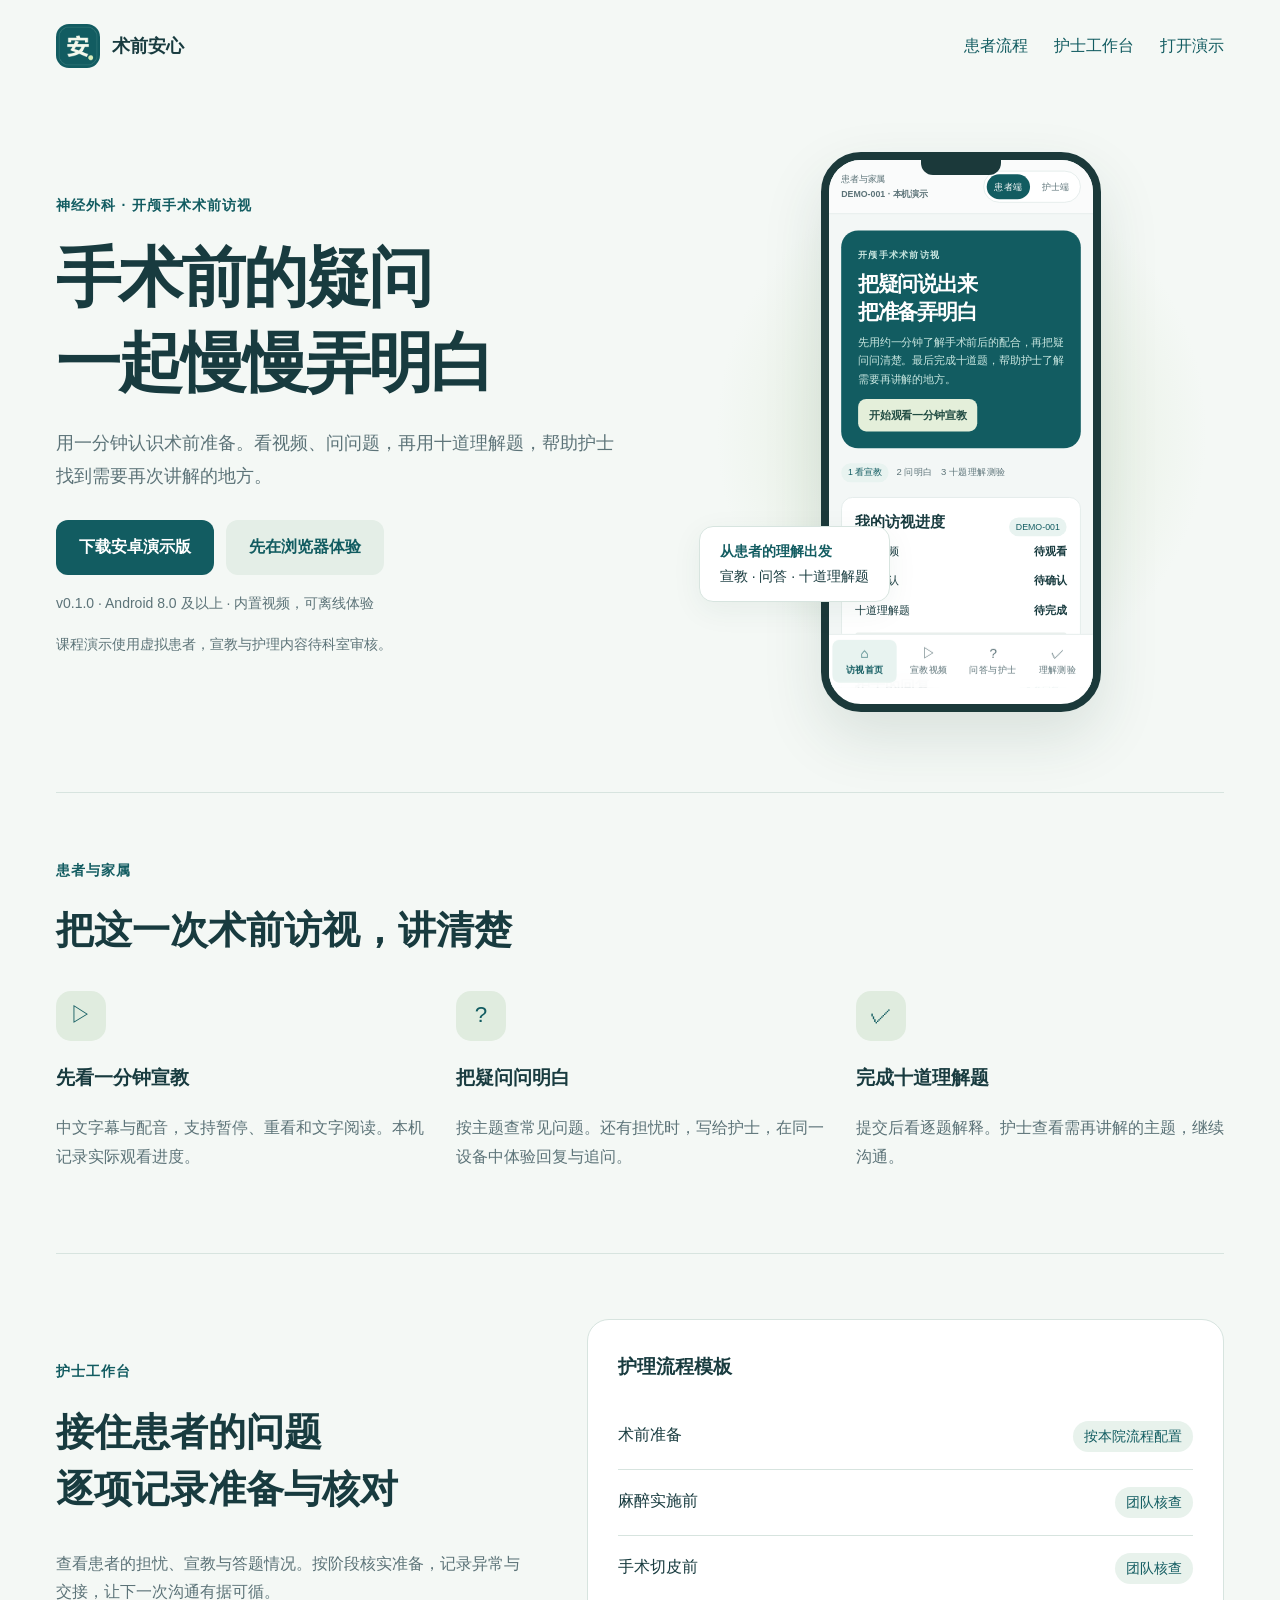
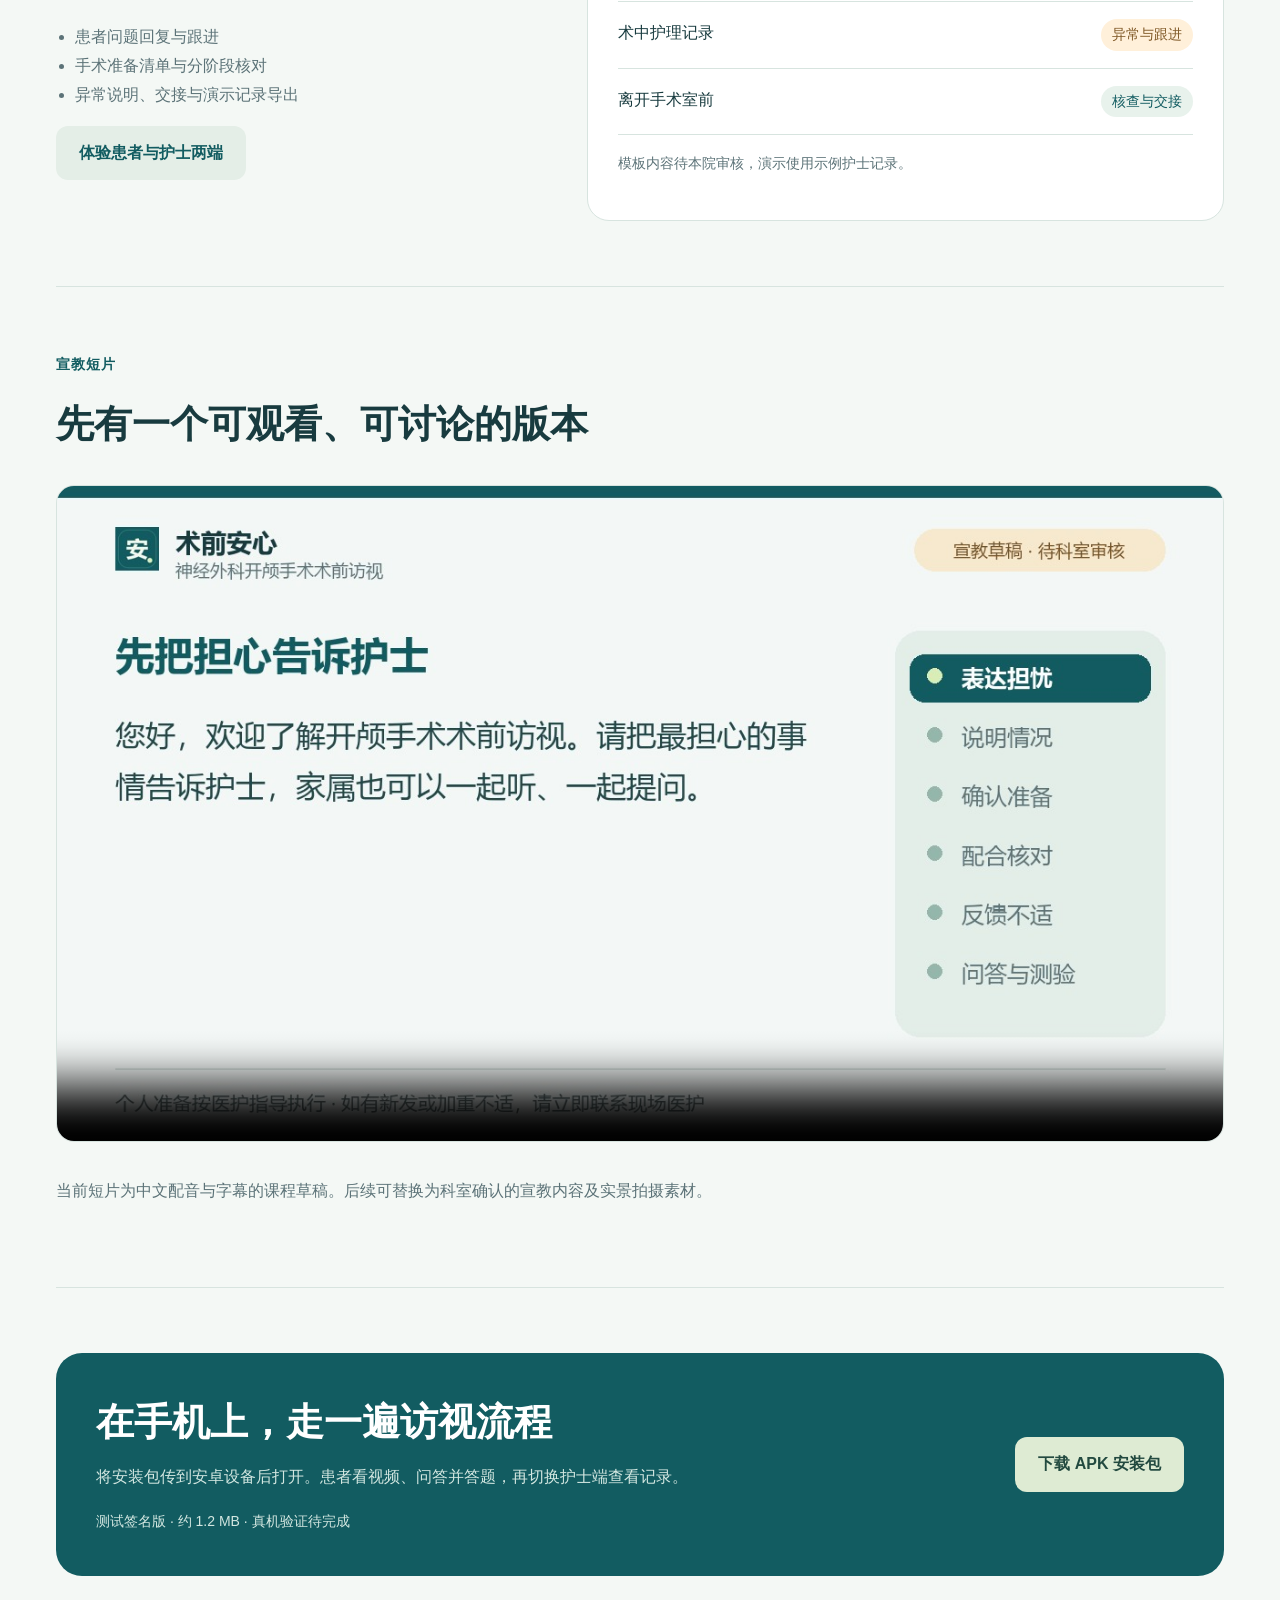
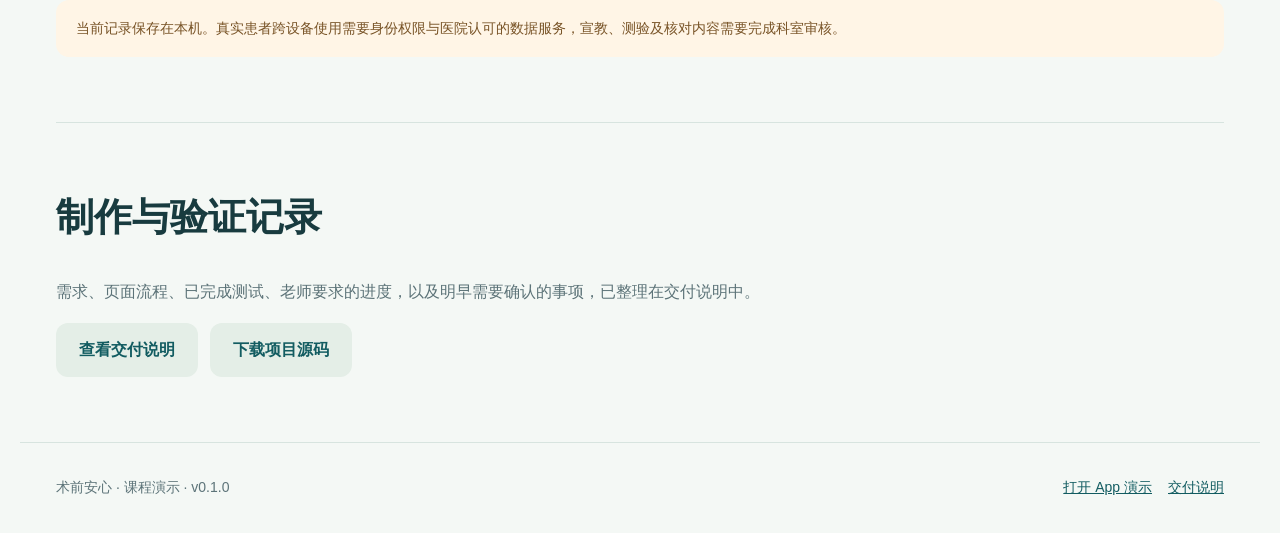
<file: previsit-care/index.html>
<!doctype html>
<html lang="zh-CN">
<head>
  <meta charset="utf-8">
  <meta name="viewport" content="width=device-width,initial-scale=1">
  <meta name="theme-color" content="#125c61">
  <meta name="description" content="术前安心课程演示。神经外科开颅手术术前访视，一分钟宣教、常见问答、十道理解题与护士工作台。">
  <title>术前安心 · 神经外科术前访视 App</title>
  <link rel="icon" href="app/icon.png">
  <style>
    :root{--teal:#125c61;--ink:#183b3f;--muted:#5c7378;--line:#d7e4df;--bg:#f4f8f5;font:16px/1.8 'Microsoft YaHei','PingFang SC',Arial,sans-serif}*{box-sizing:border-box}body{margin:0;color:var(--ink);background:var(--bg)}a{color:var(--teal)}a:focus-visible,button:focus-visible{outline:3px solid #4e83b0;outline-offset:4px}h1,h2,h3,p{margin-top:0}h1{font-size:clamp(2.6rem,5.1vw,4.5rem);font-weight:600;line-height:1.3;letter-spacing:-.04em;margin-bottom:22px}h2{font-size:clamp(1.7rem,3vw,2.4rem);font-weight:600;line-height:1.5}h3{font-size:1.2rem}header{max-width:1240px;margin:auto;display:flex;justify-content:space-between;align-items:center;padding:24px 36px;gap:20px}.brand{display:flex;align-items:center;gap:12px;text-decoration:none}.brand img{height:44px;width:44px;border-radius:13px}.brand strong{font-size:1.15rem;color:var(--ink)}nav{display:flex;gap:26px}nav a{text-decoration:none}.wrap{max-width:1240px;margin:auto;padding:0 36px}.hero{display:grid;grid-template-columns:1.1fr 1fr;gap:65px;align-items:center;padding:60px 0 80px}.eyebrow{font-size:.875rem;letter-spacing:.08em;color:var(--teal);font-weight:700;margin-bottom:18px}.intro{font-size:1.125rem;color:var(--muted);max-width:560px;margin-bottom:28px}.actions{display:flex;gap:12px;flex-wrap:wrap}.btn{display:inline-flex;align-items:center;justify-content:center;padding:13px 23px;min-height:50px;border-radius:12px;text-decoration:none;font-weight:600;background:var(--teal);color:white}.btn.secondary{background:#e4eee7;color:var(--teal)}.meta{color:var(--muted);font-size:.875rem;margin-top:16px}.hero-visual{display:grid;place-items:center;background:radial-gradient(ellipse,#dce9d5 0,transparent 66%);position:relative;min-height:560px}.phone{height:560px;width:280px;border:8px solid #1b393a;border-radius:40px;background:white;box-shadow:0 25px 60px #234a3a20;overflow:hidden;position:relative}.phone::after{content:'';height:15px;width:80px;position:absolute;top:0;left:92px;border-radius:0 0 12px 12px;background:#1b393a}.phone iframe{border:0;width:390px;height:780px;transform:scale(.6769);transform-origin:top left;pointer-events:none}.side-label{position:absolute;left:0;bottom:110px;background:white;padding:12px 20px;border:1px solid var(--line);box-shadow:0 8px 30px #214b4010;border-radius:14px;font-size:.875rem}.side-label strong{display:block;color:var(--teal)}.section{padding:65px 0;border-top:1px solid var(--line)}.columns{display:grid;grid-template-columns:repeat(3,minmax(0,1fr));gap:32px}.columns p,.muted{color:var(--muted)}.flow-icon{width:50px;height:50px;display:grid;place-items:center;border-radius:15px;background:#e0ecdf;color:var(--teal);font-size:1.4rem;margin-bottom:20px}.nurse{display:grid;grid-template-columns:.85fr 1.15fr;gap:60px;align-items:center}.work-card{background:white;border:1px solid var(--line);border-radius:22px;padding:30px}.work-card .line{display:flex;justify-content:space-between;gap:18px;padding:17px 0;border-bottom:1px solid var(--line)}.work-card .line:last-child{border:0}.pill{border-radius:24px;padding:3px 11px;background:#e8f2ec;color:var(--teal);font-size:.875rem;white-space:nowrap}.pill.warn{background:#fff0da;color:#805927}.list{padding-left:1.2em;color:var(--muted)}.download{background:var(--teal);color:white;border-radius:26px;padding:40px;display:flex;align-items:center;justify-content:space-between;gap:30px}.download h2{margin-bottom:12px}.download p{color:#d3e7e1;max-width:600px}.download .btn{background:#deebd3;color:#234a40}.notice{font-size:.875rem;color:#785326;background:#fff5e6;border-radius:13px;padding:16px 20px;margin-top:24px}.footer{border-top:1px solid var(--line);padding:32px 36px;color:var(--muted);font-size:.875rem;display:flex;justify-content:space-between;gap:20px;flex-wrap:wrap;max-width:1240px;margin:auto}.footer a{margin-left:16px}.download-size{font-size:.875rem;color:#d3e7e1}.source-links{font-size:.875rem}.source-links a{margin-right:18px}.intro-visual{width:100%;border-radius:18px;margin-bottom:25px;border:1px solid var(--line)}
    @media(max-width:850px){header{padding:20px}nav{gap:16px;font-size:.875rem}.wrap{padding:0 22px}.hero{grid-template-columns:1fr;gap:25px;padding:45px 0}.hero-visual{min-height:510px}.phone{height:510px}.side-label{left:10%;bottom:90px}.columns{grid-template-columns:1fr;gap:22px}.nurse{grid-template-columns:1fr;gap:22px}.section{padding:42px 0}.download{display:block;padding:28px}.download .btn{margin-top:12px}.footer{padding:25px 22px}h1{font-size:2.7rem}}
    @media(max-width:420px){header nav a:nth-child(2){display:none}.hero-visual{min-height:490px}.side-label{left:0}.download{padding:25px}.btn{padding:13px 18px}.hero h1{font-size:2.4rem}}
  </style>
</head>
<body>
  <header><a class="brand" href="./"><img src="app/icon.png" alt=""><strong>术前安心</strong></a><nav aria-label="官网导航"><a href="#patient">患者流程</a><a href="#nurse">护士工作台</a><a href="app/">打开演示</a></nav></header>
  <main class="wrap">
    <section class="hero">
      <div><div class="eyebrow">神经外科 · 开颅手术术前访视</div><h1>手术前的疑问<br>一起慢慢弄明白</h1><p class="intro">用一分钟认识术前准备。看视频、问问题，再用十道理解题，帮助护士找到需要再次讲解的地方。</p><div class="actions"><a class="btn" href="downloads/previsit-demo-v0.1.0.apk" download>下载安卓演示版</a><a class="btn secondary" href="app/">先在浏览器体验</a></div><p class="meta">v0.1.0 · Android 8.0 及以上 · 内置视频，可离线体验</p><p class="meta">课程演示使用虚拟患者，宣教与护理内容待科室审核。</p></div>
      <div class="hero-visual"><div class="phone"><iframe title="术前安心患者端实时界面" src="app/" loading="lazy" tabindex="-1"></iframe></div><div class="side-label"><strong>从患者的理解出发</strong>宣教 · 问答 · 十道理解题</div></div>
    </section>
    <section class="section" id="patient"><div class="eyebrow">患者与家属</div><h2>把这一次术前访视，讲清楚</h2><div class="columns"><article><div class="flow-icon" aria-hidden="true">▷</div><h3>先看一分钟宣教</h3><p>中文字幕与配音，支持暂停、重看和文字阅读。本机记录实际观看进度。</p></article><article><div class="flow-icon" aria-hidden="true">?</div><h3>把疑问问明白</h3><p>按主题查常见问题。还有担忧时，写给护士，在同一设备中体验回复与追问。</p></article><article><div class="flow-icon" aria-hidden="true">✓</div><h3>完成十道理解题</h3><p>提交后看逐题解释。护士查看需再讲解的主题，继续沟通。</p></article></div></section>
    <section class="section nurse" id="nurse"><div><div class="eyebrow">护士工作台</div><h2>接住患者的问题<br>逐项记录准备与核对</h2><p class="muted">查看患者的担忧、宣教与答题情况。按阶段核实准备，记录异常与交接，让下一次沟通有据可循。</p><ul class="list"><li>患者问题回复与跟进</li><li>手术准备清单与分阶段核对</li><li>异常说明、交接与演示记录导出</li></ul><a class="btn secondary" href="app/">体验患者与护士两端</a></div><div class="work-card"><h3>护理流程模板</h3><div class="line"><span>术前准备</span><span class="pill">按本院流程配置</span></div><div class="line"><span>麻醉实施前</span><span class="pill">团队核查</span></div><div class="line"><span>手术切皮前</span><span class="pill">团队核查</span></div><div class="line"><span>术中护理记录</span><span class="pill warn">异常与跟进</span></div><div class="line"><span>离开手术室前</span><span class="pill">核查与交接</span></div><p class="meta">模板内容待本院审核，演示使用示例护士记录。</p></div></section>
    <section class="section"><div class="eyebrow">宣教短片</div><h2>先有一个可观看、可讨论的版本</h2><video class="intro-visual" controls preload="metadata" poster="app/media/overview-poster.jpg" aria-label="一分钟术前宣教草稿"><source src="app/media/overview.mp4" type="video/mp4"><track kind="captions" src="app/media/overview.vtt" srclang="zh" label="中文字幕"></video><p class="muted">当前短片为中文配音与字幕的课程草稿。后续可替换为科室确认的宣教内容及实景拍摄素材。</p></section>
    <section class="section" id="download"><div class="download"><div><h2>在手机上，走一遍访视流程</h2><p>将安装包传到安卓设备后打开。患者看视频、问答并答题，再切换护士端查看记录。</p><span class="download-size">测试签名版 · 约 1.2 MB · 真机验证待完成</span></div><a class="btn" href="downloads/previsit-demo-v0.1.0.apk" download>下载 APK 安装包</a></div><div class="notice">当前记录保存在本机。真实患者跨设备使用需要身份权限与医院认可的数据服务，宣教、测验及核对内容需要完成科室审核。</div></section>
    <section class="section"><h2>制作与验证记录</h2><p class="muted">需求、页面流程、已完成测试、老师要求的进度，以及明早需要确认的事项，已整理在交付说明中。</p><div class="actions"><a class="btn secondary" href="handoff.html">查看交付说明</a><a class="btn secondary" href="downloads/previsit-source.zip" download>下载项目源码</a></div></section>
  </main>
  <footer class="footer"><span>术前安心 · 课程演示 · v0.1.0</span><div><a href="app/">打开 App 演示</a><a href="handoff.html">交付说明</a></div></footer>
</body>
</html>
</file>
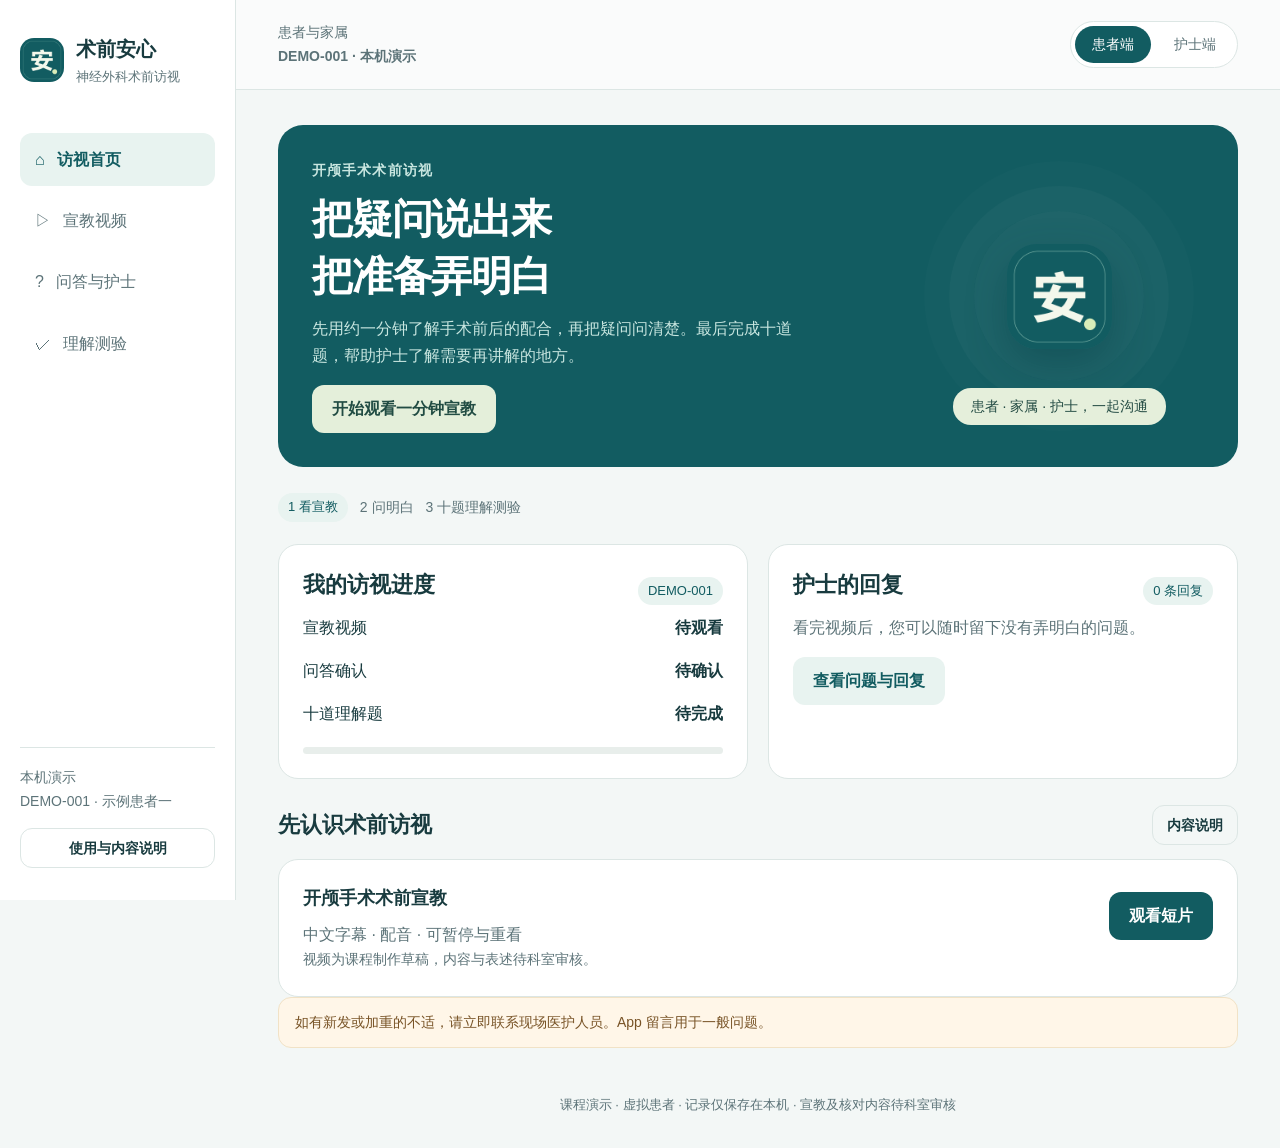
<file: previsit-care/app/index.html>
<!doctype html>
<html lang="zh-CN">
<head>
  <meta charset="utf-8">
  <meta name="viewport" content="width=device-width, initial-scale=1, viewport-fit=cover">
  <meta name="theme-color" content="#125c61">
  <title>术前安心 · 开颅手术术前访视</title>
  <link rel="icon" href="icon.png">
  <link rel="stylesheet" href="style.css">
  <script defer src="data.js"></script>
  <script defer src="state.js"></script>
  <script defer src="app.js"></script>
</head>
<body>
  <div class="shell">
    <aside id="sidebar"></aside>
    <div class="workspace">
      <header id="header"></header>
      <main id="main" tabindex="-1"></main>
      <footer>课程演示 · 虚拟患者 · 记录仅保存在本机 · 宣教及核对内容待科室审核</footer>
    </div>
    <nav id="bottom" aria-label="主要导航"></nav>
  </div>
  <div id="toast" role="status" aria-live="polite"></div>
  <dialog id="dialog"></dialog>
</body>
</html>
</file>
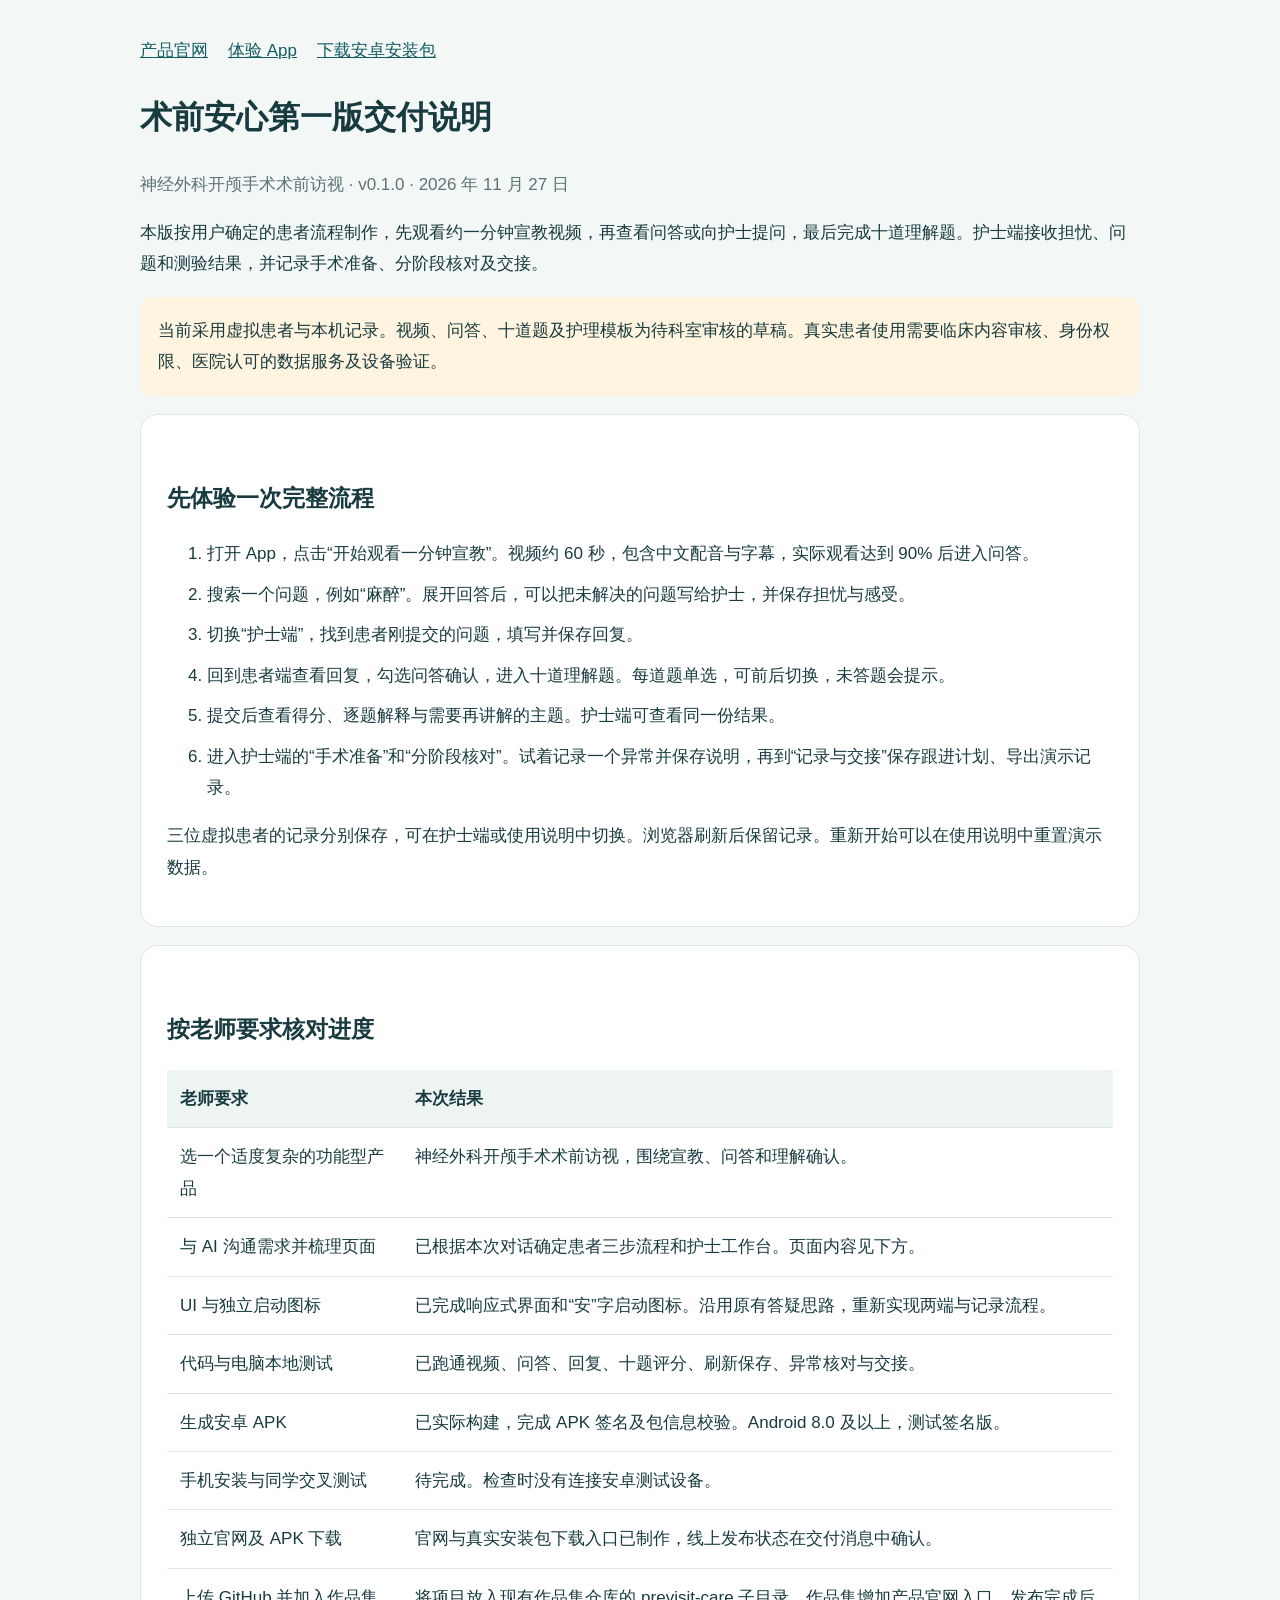
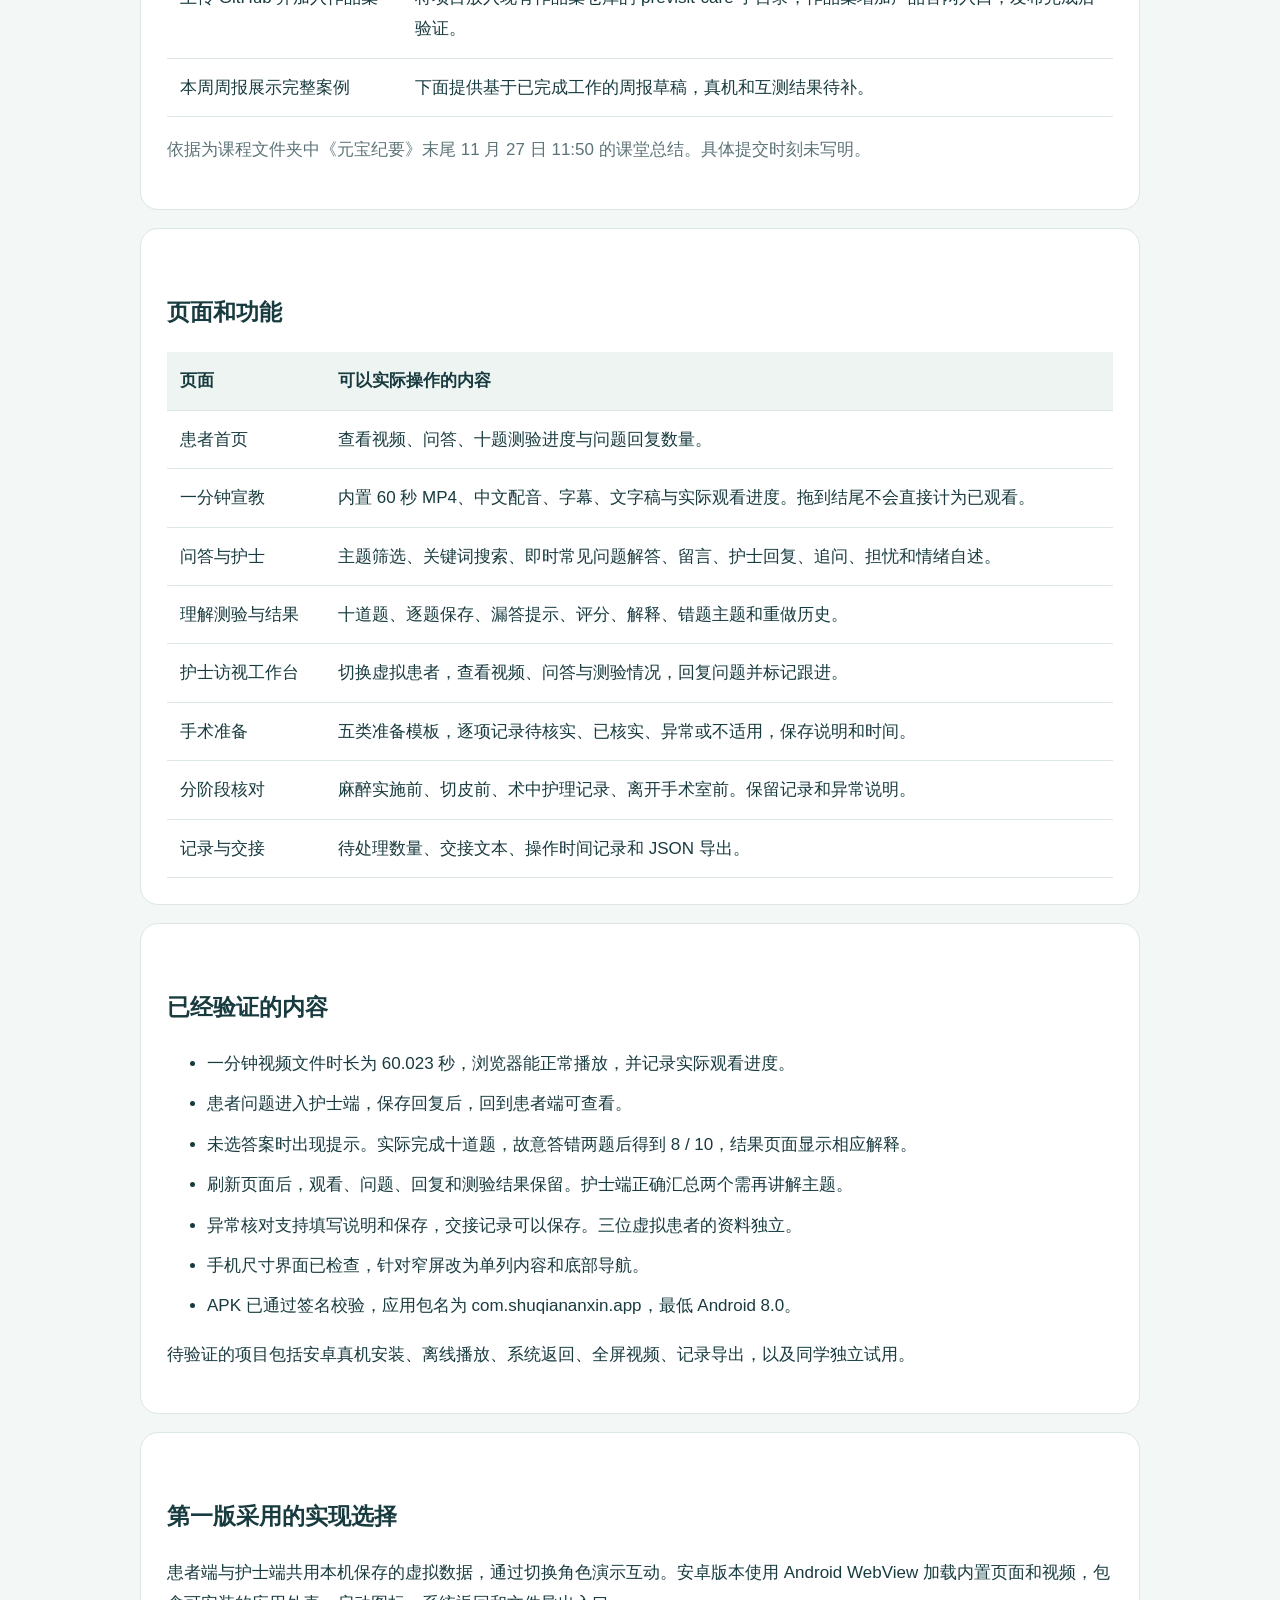
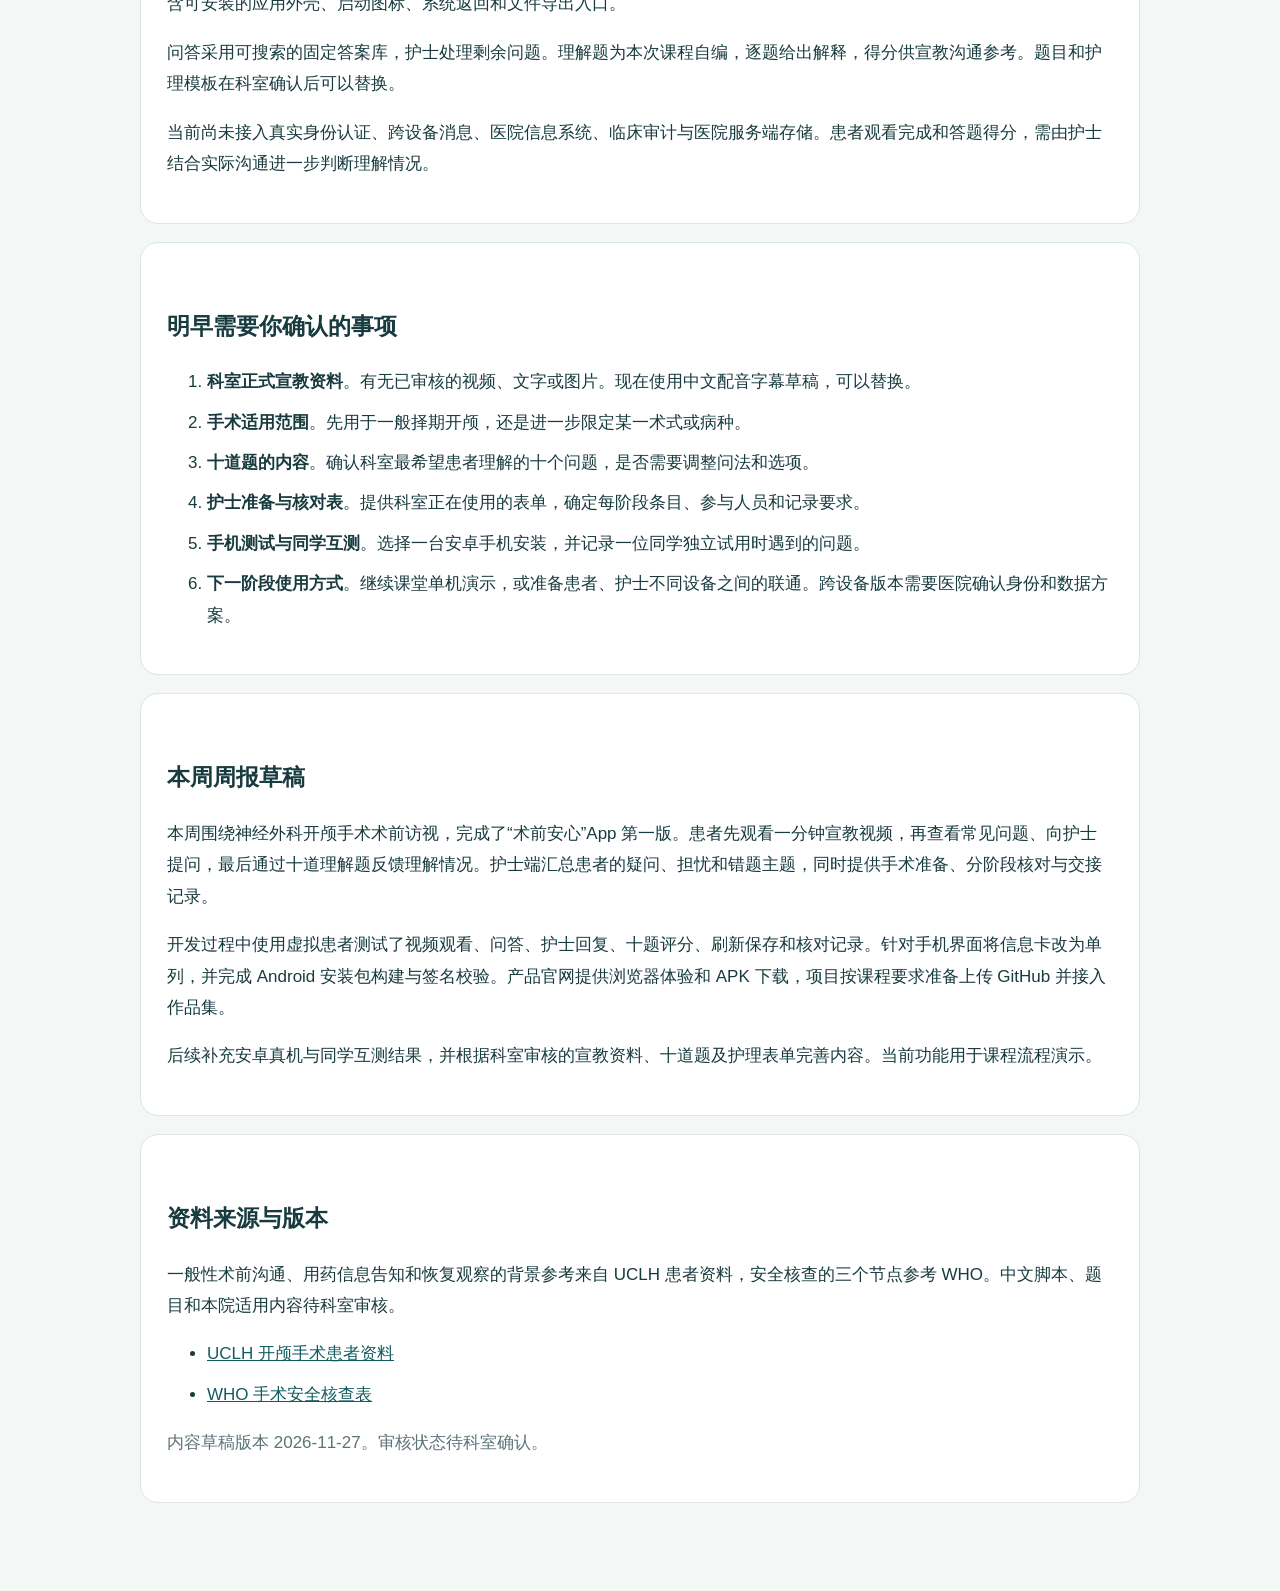
<file: previsit-care/handoff.html>
<!doctype html>
<html lang="zh-CN"><head><meta charset="utf-8"><meta name="viewport" content="width=device-width,initial-scale=1"><title>术前安心第一版交付说明</title><style>body{margin:0;background:#f3f7f6;color:#183b3f;font:17px/1.85 'Microsoft YaHei',sans-serif}main{max-width:1000px;margin:auto;padding:35px 25px 70px}h1{font-size:32px}h2{margin-top:36px;font-size:23px}h3{font-size:19px}a{color:#125c61}section{background:white;border:1px solid #dce6e4;border-radius:18px;padding:26px;margin:18px 0}table{width:100%;border-collapse:collapse}th,td{border-bottom:1px solid #dce6e4;padding:13px;text-align:left;vertical-align:top}th{background:#edf4f1}.notice{background:#fff4df;padding:18px;border-radius:12px}.muted{color:#5c7378}.links{display:flex;gap:20px;flex-wrap:wrap}li{margin-bottom:9px}code{overflow-wrap:anywhere;font-size:14px}video{width:100%;border-radius:12px}@media(max-width:600px){main{padding:24px 16px}section{padding:19px}th,td{font-size:14px;padding:10px 6px}}@media print{body{background:white}section{break-inside:avoid}video{display:none}}</style></head><body><main>
<div class="links"><a href="./">产品官网</a><a href="app/">体验 App</a><a href="downloads/previsit-demo-v0.1.0.apk" download>下载安卓安装包</a></div>
<h1>术前安心第一版交付说明</h1><p class="muted">神经外科开颅手术术前访视 · v0.1.0 · 2026 年 11 月 27 日</p>
<p>本版按用户确定的患者流程制作，先观看约一分钟宣教视频，再查看问答或向护士提问，最后完成十道理解题。护士端接收担忧、问题和测验结果，并记录手术准备、分阶段核对及交接。</p>
<p class="notice">当前采用虚拟患者与本机记录。视频、问答、十道题及护理模板为待科室审核的草稿。真实患者使用需要临床内容审核、身份权限、医院认可的数据服务及设备验证。</p>
<section><h2>先体验一次完整流程</h2><ol><li>打开 App，点击“开始观看一分钟宣教”。视频约 60 秒，包含中文配音与字幕，实际观看达到 90% 后进入问答。</li><li>搜索一个问题，例如“麻醉”。展开回答后，可以把未解决的问题写给护士，并保存担忧与感受。</li><li>切换“护士端”，找到患者刚提交的问题，填写并保存回复。</li><li>回到患者端查看回复，勾选问答确认，进入十道理解题。每道题单选，可前后切换，未答题会提示。</li><li>提交后查看得分、逐题解释与需要再讲解的主题。护士端可查看同一份结果。</li><li>进入护士端的“手术准备”和“分阶段核对”。试着记录一个异常并保存说明，再到“记录与交接”保存跟进计划、导出演示记录。</li></ol><p>三位虚拟患者的记录分别保存，可在护士端或使用说明中切换。浏览器刷新后保留记录。重新开始可以在使用说明中重置演示数据。</p></section>
<section><h2>按老师要求核对进度</h2><table><thead><tr><th>老师要求</th><th>本次结果</th></tr></thead><tbody><tr><td>选一个适度复杂的功能型产品</td><td>神经外科开颅手术术前访视，围绕宣教、问答和理解确认。</td></tr><tr><td>与 AI 沟通需求并梳理页面</td><td>已根据本次对话确定患者三步流程和护士工作台。页面内容见下方。</td></tr><tr><td>UI 与独立启动图标</td><td>已完成响应式界面和“安”字启动图标。沿用原有答疑思路，重新实现两端与记录流程。</td></tr><tr><td>代码与电脑本地测试</td><td>已跑通视频、问答、回复、十题评分、刷新保存、异常核对与交接。</td></tr><tr><td>生成安卓 APK</td><td>已实际构建，完成 APK 签名及包信息校验。Android 8.0 及以上，测试签名版。</td></tr><tr><td>手机安装与同学交叉测试</td><td>待完成。检查时没有连接安卓测试设备。</td></tr><tr><td>独立官网及 APK 下载</td><td>官网与真实安装包下载入口已制作，线上发布状态在交付消息中确认。</td></tr><tr><td>上传 GitHub 并加入作品集</td><td>将项目放入现有作品集仓库的 previsit-care 子目录，作品集增加产品官网入口，发布完成后验证。</td></tr><tr><td>本周周报展示完整案例</td><td>下面提供基于已完成工作的周报草稿，真机和互测结果待补。</td></tr></tbody></table><p class="muted">依据为课程文件夹中《元宝纪要》末尾 11 月 27 日 11:50 的课堂总结。具体提交时刻未写明。</p></section>
<section><h2>页面和功能</h2><table><thead><tr><th>页面</th><th>可以实际操作的内容</th></tr></thead><tbody><tr><td>患者首页</td><td>查看视频、问答、十题测验进度与问题回复数量。</td></tr><tr><td>一分钟宣教</td><td>内置 60 秒 MP4、中文配音、字幕、文字稿与实际观看进度。拖到结尾不会直接计为已观看。</td></tr><tr><td>问答与护士</td><td>主题筛选、关键词搜索、即时常见问题解答、留言、护士回复、追问、担忧和情绪自述。</td></tr><tr><td>理解测验与结果</td><td>十道题、逐题保存、漏答提示、评分、解释、错题主题和重做历史。</td></tr><tr><td>护士访视工作台</td><td>切换虚拟患者，查看视频、问答与测验情况，回复问题并标记跟进。</td></tr><tr><td>手术准备</td><td>五类准备模板，逐项记录待核实、已核实、异常或不适用，保存说明和时间。</td></tr><tr><td>分阶段核对</td><td>麻醉实施前、切皮前、术中护理记录、离开手术室前。保留记录和异常说明。</td></tr><tr><td>记录与交接</td><td>待处理数量、交接文本、操作时间记录和 JSON 导出。</td></tr></tbody></table></section>
<section><h2>已经验证的内容</h2><ul><li>一分钟视频文件时长为 60.023 秒，浏览器能正常播放，并记录实际观看进度。</li><li>患者问题进入护士端，保存回复后，回到患者端可查看。</li><li>未选答案时出现提示。实际完成十道题，故意答错两题后得到 8 / 10，结果页面显示相应解释。</li><li>刷新页面后，观看、问题、回复和测验结果保留。护士端正确汇总两个需再讲解主题。</li><li>异常核对支持填写说明和保存，交接记录可以保存。三位虚拟患者的资料独立。</li><li>手机尺寸界面已检查，针对窄屏改为单列内容和底部导航。</li><li>APK 已通过签名校验，应用包名为 com.shuqiananxin.app，最低 Android 8.0。</li></ul><p>待验证的项目包括安卓真机安装、离线播放、系统返回、全屏视频、记录导出，以及同学独立试用。</p></section>
<section><h2>第一版采用的实现选择</h2><p>患者端与护士端共用本机保存的虚拟数据，通过切换角色演示互动。安卓版本使用 Android WebView 加载内置页面和视频，包含可安装的应用外壳、启动图标、系统返回和文件导出入口。</p><p>问答采用可搜索的固定答案库，护士处理剩余问题。理解题为本次课程自编，逐题给出解释，得分供宣教沟通参考。题目和护理模板在科室确认后可以替换。</p><p>当前尚未接入真实身份认证、跨设备消息、医院信息系统、临床审计与医院服务端存储。患者观看完成和答题得分，需由护士结合实际沟通进一步判断理解情况。</p></section>
<section><h2>明早需要你确认的事项</h2><ol><li><strong>科室正式宣教资料</strong>。有无已审核的视频、文字或图片。现在使用中文配音字幕草稿，可以替换。</li><li><strong>手术适用范围</strong>。先用于一般择期开颅，还是进一步限定某一术式或病种。</li><li><strong>十道题的内容</strong>。确认科室最希望患者理解的十个问题，是否需要调整问法和选项。</li><li><strong>护士准备与核对表</strong>。提供科室正在使用的表单，确定每阶段条目、参与人员和记录要求。</li><li><strong>手机测试与同学互测</strong>。选择一台安卓手机安装，并记录一位同学独立试用时遇到的问题。</li><li><strong>下一阶段使用方式</strong>。继续课堂单机演示，或准备患者、护士不同设备之间的联通。跨设备版本需要医院确认身份和数据方案。</li></ol></section>
<section><h2>本周周报草稿</h2><p>本周围绕神经外科开颅手术术前访视，完成了“术前安心”App 第一版。患者先观看一分钟宣教视频，再查看常见问题、向护士提问，最后通过十道理解题反馈理解情况。护士端汇总患者的疑问、担忧和错题主题，同时提供手术准备、分阶段核对与交接记录。</p><p>开发过程中使用虚拟患者测试了视频观看、问答、护士回复、十题评分、刷新保存和核对记录。针对手机界面将信息卡改为单列，并完成 Android 安装包构建与签名校验。产品官网提供浏览器体验和 APK 下载，项目按课程要求准备上传 GitHub 并接入作品集。</p><p>后续补充安卓真机与同学互测结果，并根据科室审核的宣教资料、十道题及护理表单完善内容。当前功能用于课程流程演示。</p></section>
<section><h2>资料来源与版本</h2><p>一般性术前沟通、用药信息告知和恢复观察的背景参考来自 UCLH 患者资料，安全核查的三个节点参考 WHO。中文脚本、题目和本院适用内容待科室审核。</p><ul><li><a href="https://www.uclh.nhs.uk/patients-and-visitors/patient-information-pages/having-craniotomy-or-biopsy-suspected-brain-tumour" target="_blank" rel="noopener">UCLH 开颅手术患者资料</a></li><li><a href="https://www.who.int/docs/default-source/patient-safety/9789241598590-eng-checklist.pdf" target="_blank" rel="noopener">WHO 手术安全核查表</a></li></ul><p class="muted">内容草稿版本 2026-11-27。审核状态待科室确认。</p></section>
</main></body></html>
</file>
<file: previsit-care/app/style.css>
:root{color-scheme:light;--ink:#183b3f;--muted:#5c7378;--primary:#125c61;--accent:#d9edcf;--line:#dce6e4;--bg:#f3f7f6;--paper:#fff;--soft:#e8f3f0;--warn:#8a531e;--danger:#aa3c38;font-family:'Microsoft YaHei','PingFang SC',Arial,sans-serif;font-size:16px;line-height:1.7}
*{box-sizing:border-box}body{margin:0;background:var(--bg);color:var(--ink)}button,input,textarea,select{font:inherit}button,a,input,select,textarea{-webkit-tap-highlight-color:transparent}button{cursor:pointer}a{color:var(--primary)}button:focus-visible,a:focus-visible,input:focus-visible,textarea:focus-visible,select:focus-visible{outline:3px solid #6b9cbe;outline-offset:3px}button{border:0}h1,h2,h3,p{margin-top:0}h1{font-size:clamp(1.7rem,3.2vw,2.6rem);line-height:1.4;letter-spacing:-.03em;margin-bottom:.6rem}h2{font-size:1.35rem;line-height:1.5;margin-bottom:.8rem}h3{font-size:1.1rem;margin-bottom:.4rem}p{margin-bottom:1rem}small,.small{font-size:.875rem}.muted{color:var(--muted)}.eyebrow{font-size:.875rem;font-weight:700;letter-spacing:.08em;color:var(--primary);margin-bottom:.5rem}.shell{max-width:1600px;margin:auto;display:grid;grid-template-columns:236px minmax(0,1fr);min-height:100dvh}#sidebar{position:sticky;top:0;height:100dvh;background:var(--paper);border-right:1px solid var(--line);padding:32px 20px;display:flex;flex-direction:column}.brand{display:flex;align-items:center;gap:12px;text-decoration:none;color:var(--ink)}.brand img{width:44px;height:44px;border-radius:14px}.brand strong{display:block;font-size:1.25rem}.brand small{font-size:.8125rem;color:var(--muted);display:block}.side-nav{display:grid;gap:8px;margin-top:45px}.nav-item{width:100%;display:flex;align-items:center;gap:12px;background:transparent;color:var(--muted);border-radius:12px;padding:13px 15px;text-align:left;font-size:1rem}.nav-item.active{background:var(--soft);color:var(--primary);font-weight:700}.nav-item:hover{background:#f0f5f4}.side-bottom{margin-top:auto;border-top:1px solid var(--line);padding-top:18px;color:var(--muted);font-size:.875rem}.side-bottom button{margin-top:14px}.workspace{min-width:0}#header{height:90px;display:flex;align-items:center;justify-content:space-between;gap:16px;padding:0 42px;border-bottom:1px solid var(--line);background:#fff9}.header-context{font-size:.875rem;color:var(--muted)}.role-pill{display:flex;gap:6px;background:white;border:1px solid var(--line);padding:4px;border-radius:30px}.role-pill button{background:transparent;color:var(--muted);border-radius:24px;padding:7px 17px;font-size:.875rem}.role-pill button.selected{background:var(--primary);color:white}main{padding:35px 42px 24px;max-width:1220px;margin:auto}footer{font-size:.8125rem;text-align:center;color:var(--muted);padding:22px 18px 32px}#bottom{display:none}.row{display:flex;align-items:center;gap:12px;flex-wrap:wrap}.between{justify-content:space-between}.stack{display:grid;gap:16px}.grid{display:grid;grid-template-columns:repeat(2,minmax(0,1fr));gap:20px}.grid-three{grid-template-columns:repeat(3,minmax(0,1fr))}.card{background:var(--paper);border:1px solid var(--line);border-radius:20px;padding:24px;min-width:0}.card p:last-child{margin-bottom:0}.hero{display:grid;grid-template-columns:minmax(0,1.4fr) minmax(180px,.7fr);gap:24px;border-radius:25px;background:var(--primary);color:white;padding:34px;margin-bottom:26px;overflow:hidden}.hero .eyebrow,.hero .muted{color:#c8e6e0}.hero h1{font-weight:600}.hero p{max-width:510px}.hero-visual{display:flex;align-items:center;justify-content:center;position:relative;min-height:200px}.care-orbit{width:170px;height:170px;border-radius:50%;background:#ffffff0e;box-shadow:0 0 0 25px #ffffff06,0 0 0 50px #ffffff04;display:grid;place-items:center}.care-orbit img{width:105px;height:105px;border-radius:30px;box-shadow:0 16px 40px #00343d55}.orbit-note{position:absolute;bottom:8px;background:#e5efdb;color:#244c44;border-radius:18px;padding:7px 18px;font-size:.875rem}.btn{display:inline-flex;align-items:center;justify-content:center;gap:8px;padding:12px 20px;min-height:48px;border-radius:12px;background:var(--primary);color:white;text-decoration:none;font-weight:600;line-height:1.5}.btn.light{background:#e4efda;color:#214c43}.btn.secondary{background:var(--soft);color:var(--primary)}.btn.outline{background:transparent;border:1px solid var(--line);color:var(--ink)}.btn.danger{color:var(--danger);background:#faeeec}.btn:disabled{opacity:.5;cursor:not-allowed}.btn.small{min-height:40px;padding:8px 14px;font-size:.875rem}.full{width:100%}.section-title{display:flex;align-items:center;justify-content:space-between;gap:16px;margin:26px 0 14px}.section-title h2{margin:0}.text-button{background:transparent;color:var(--primary);font-weight:600;padding:8px 0}.video-cover{height:150px;border-radius:14px;background:#e6f1ec;display:flex;align-items:center;justify-content:space-between;overflow:hidden;padding:24px;color:var(--primary);margin-bottom:16px;position:relative}.video-cover strong{font-size:1.5rem;max-width:200px;line-height:1.5}.video-cover .symbol{font-size:2.7rem;width:70px;height:70px;border-radius:50%;background:#ffffff80;display:grid;place-items:center}.video-cover.lilac{background:#edeaf5;color:#5e537e}.video-cover.blue{background:#e6eef6;color:#3a5e83}.video-cover.peach{background:#f6ece3;color:#876342}.tag{display:inline-flex;align-items:center;border-radius:25px;padding:3px 10px;background:var(--soft);color:var(--primary);font-size:.8125rem;white-space:nowrap}.tag.warn{background:#fff0d9;color:var(--warn)}.tag.issue{background:#fae8e5;color:var(--danger)}.notice{background:#fff6e8;border:1px solid #f1e2c6;color:#785326;border-radius:13px;padding:13px 16px;font-size:.875rem}.notice.calm{background:#eaf3f5;border-color:#d3e5e9;color:#3e6772}.count{font-size:2rem;font-weight:700;color:var(--primary);line-height:1.2}.field{display:grid;gap:7px;margin-bottom:18px}.field label{font-weight:600}.input,input[type=search],textarea,select{width:100%;padding:12px 14px;min-height:48px;border:1px solid #c8d8d5;border-radius:12px;background:#fff;color:var(--ink);font-size:1rem}textarea{min-height:125px;resize:vertical}.chips{display:flex;flex-wrap:wrap;gap:9px;margin-bottom:20px}.chip{border:1px solid var(--line);background:white;color:var(--muted);padding:9px 16px;border-radius:30px;min-height:44px}.chip.active{background:var(--primary);border-color:var(--primary);color:white}.faq{background:white;border:1px solid var(--line);border-radius:15px;margin-bottom:12px;overflow:hidden}.faq summary{font-weight:600;padding:18px 20px;cursor:pointer;list-style:none;display:flex;align-items:center;justify-content:space-between;gap:14px}.faq summary::after{content:'＋';font-size:1.3rem;color:var(--muted)}.faq[open] summary::after{content:'−'}.faq .answer{padding:0 20px 20px;color:var(--muted);font-size:1rem}.faq .answer p{margin-bottom:12px}.choice{display:flex;align-items:center;gap:12px;min-height:52px;border:1px solid var(--line);border-radius:12px;padding:12px 14px;background:white;cursor:pointer}.choice input{width:20px;height:20px;accent-color:var(--primary);flex:none}.feeling{display:flex;flex-wrap:wrap;gap:10px}.empty{text-align:center;padding:35px 20px;color:var(--muted)}.question-item{border-top:1px solid var(--line);padding:20px 0}.question-item:first-child{border:0;padding-top:0}.bubble{background:var(--soft);padding:15px 18px;border-radius:3px 16px 16px;margin:14px 0;white-space:pre-wrap;overflow-wrap:anywhere}.bubble.reply{background:#f1f2f8;border-radius:16px 3px 16px 16px}.question-title{overflow-wrap:anywhere;white-space:pre-wrap}.patient-tabs{display:flex;gap:10px;flex-wrap:wrap;margin-bottom:22px}.patient-tabs button{background:white;border:1px solid var(--line);padding:11px 15px;border-radius:12px;color:var(--ink)}.patient-tabs button.active{border-color:var(--primary);background:var(--soft);font-weight:600}.tabs{display:flex;gap:10px;overflow-x:auto;padding-bottom:10px;margin:22px 0 10px}.tabs button{flex:none}.check-item{padding:20px 0;border-top:1px solid var(--line)}.check-item:first-child{border:0;padding-top:0}.check-title{font-weight:600;margin-bottom:12px}.check-options{display:flex;gap:8px;flex-wrap:wrap}.check-option{position:relative}.check-option input{position:absolute;opacity:0}.check-option span{display:block;border:1px solid var(--line);border-radius:9px;padding:7px 12px;font-size:.875rem;cursor:pointer}.check-option input:checked+span{background:var(--primary);color:white;border-color:var(--primary)}.check-option input:focus-visible+span{outline:3px solid #6b9cbe}.check-option.issue input:checked+span{background:var(--danger);border-color:var(--danger)}.check-note{margin-top:12px;display:grid;gap:5px}.check-note textarea{min-height:75px}.check-meta{font-size:.8125rem;color:var(--muted);margin-top:8px}.progress{height:7px;background:#e8eeeb;border-radius:8px;overflow:hidden}.progress span{display:block;background:#55997e;height:100%}.patient-info{padding-bottom:20px;border-bottom:1px solid var(--line);margin-bottom:20px}.timeline{list-style:none;padding:0;margin:0}.timeline li{padding:13px 0 13px 18px;border-left:2px solid #d7e6df}.timeline time{font-size:.8125rem;color:var(--muted);display:block}.video-player{background:#102e32;border-radius:18px;overflow:hidden}.video-player video{width:100%;display:block;max-height:60vh;aspect-ratio:16/9}.transcript p{padding:12px 0;border-bottom:1px solid var(--line)}dialog{border:1px solid var(--line);border-radius:20px;max-width:500px;width:calc(100% - 32px);padding:26px;color:var(--ink)}dialog::backdrop{background:#10313277}#toast{position:fixed;bottom:28px;left:50%;transform:translate(-50%,20px);background:#143f41;color:white;border-radius:14px;padding:12px 22px;opacity:0;pointer-events:none;z-index:10;max-width:90vw;transition:.2s}#toast.show{opacity:1;transform:translate(-50%,0)}.error{color:var(--danger);font-size:.875rem;min-height:1.5em}.desktop-only{display:block}.link-list{display:grid;gap:10px}.link-list a{overflow-wrap:anywhere}.back{margin-bottom:18px}.nurse-hero{background:#e3ecef;border:1px solid #d6e2e5}.mini-metrics{display:flex;gap:26px;flex-wrap:wrap;margin-top:20px}.mini-metrics span{font-size:.875rem;color:var(--muted)}.mini-metrics strong{font-size:1.55rem;display:block;color:var(--primary)}
@media(min-width:1200px){.patient-main{max-width:1000px}.video-grid{grid-template-columns:repeat(2,minmax(0,1fr))}}
@media(max-width:1000px){.shell{grid-template-columns:200px minmax(0,1fr)}#sidebar{padding:26px 14px}main{padding:28px}#header{padding:0 28px}.grid-three{grid-template-columns:repeat(2,minmax(0,1fr))}}
@media(max-width:720px){.shell{display:block}#sidebar{display:none}#header{height:80px;padding:0 18px}.header-context{max-width:140px;font-size:.8125rem}.role-pill button{padding:7px 11px}main{padding:24px 18px 16px}.hero{padding:25px;grid-template-columns:1fr;margin-bottom:22px}.hero-visual{display:none}.hero h1{font-size:1.9rem}.grid{gap:14px}.card{padding:20px;border-radius:17px}.video-grid{grid-template-columns:1fr}.grid-three{grid-template-columns:1fr}.video-cover{height:140px}.notice{line-height:1.7}.btn{padding:12px 16px}.workspace{padding-bottom:76px}footer{padding:24px 18px;font-size:.75rem}#bottom{display:flex;position:fixed;bottom:0;left:0;right:0;background:#fffffff5;backdrop-filter:blur(16px);border-top:1px solid var(--line);padding:8px 5px calc(8px + env(safe-area-inset-bottom));z-index:5}#bottom .nav-item{display:grid;justify-items:center;gap:1px;padding:6px 2px;justify-content:center;font-size:.75rem;border-radius:10px;text-align:center;flex:1}#bottom .nav-item .nav-icon{font-size:1.25rem;line-height:1.3}#toast{bottom:105px}.tabs{margin-top:18px}.patient-tabs button{font-size:.875rem;flex:1}.check-options{gap:6px}.check-option span{padding:8px 9px}.desktop-only{display:none}.section-title{align-items:baseline}.section-title h2{font-size:1.22rem}.row .btn{flex-grow:1}.mini-metrics{gap:22px}}
@media(prefers-reduced-motion:reduce){*{scroll-behavior:auto!important;transition:none!important}}
@media(max-width:720px){.grid{grid-template-columns:1fr}#bottom .nav-item{font-size:.875rem}.patient-tabs button{flex:0 0 auto}.patient-tabs{flex-wrap:nowrap;overflow:auto;padding-bottom:4px}}
</file>
